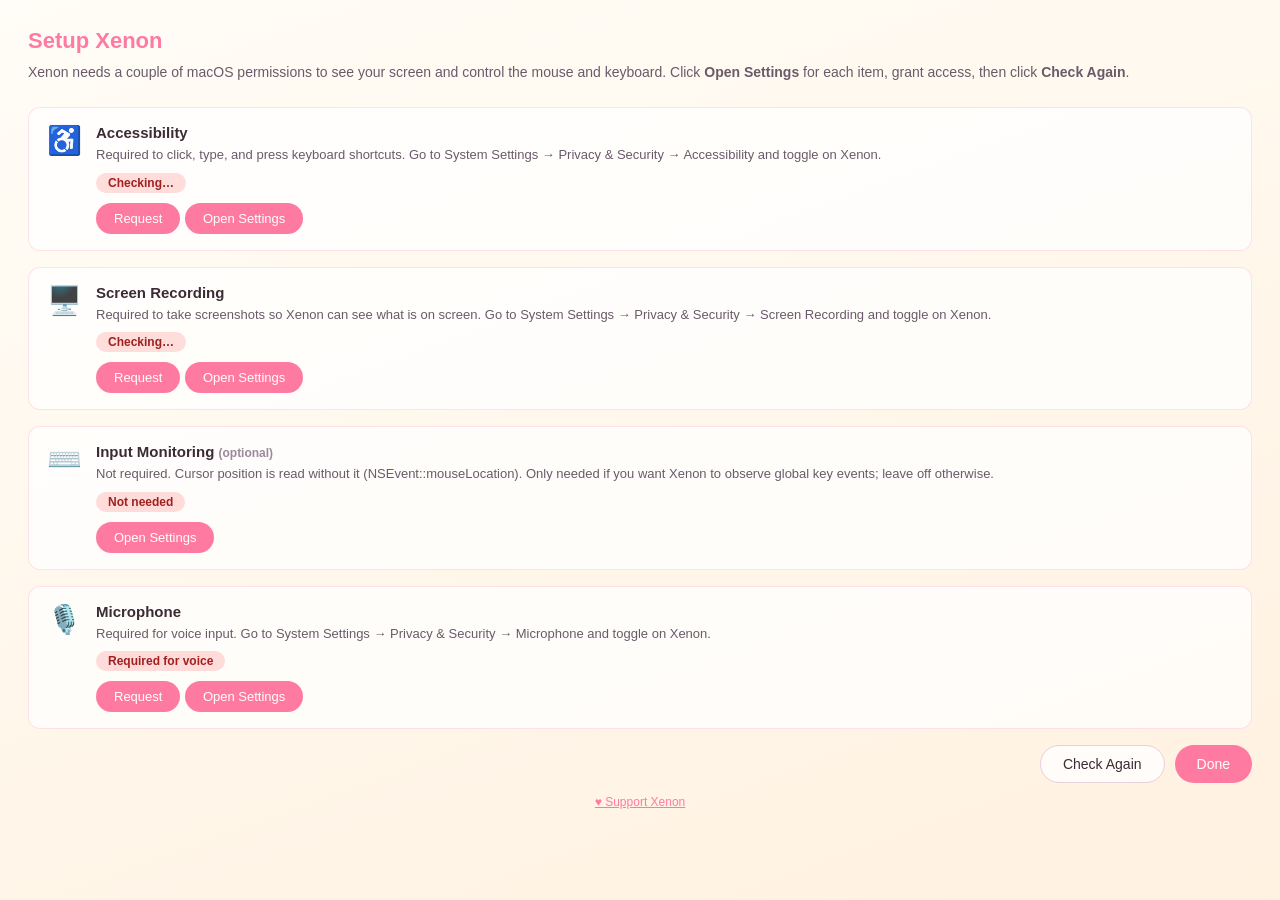
<file: src/onboarding.html>
<!DOCTYPE html>
<html lang="en">
<head>
    <meta charset="UTF-8">
    <meta name="viewport" content="width=device-width, initial-scale=1.0">
    <title>Xenon — Permission Setup</title>
    <style>
        * { margin: 0; padding: 0; box-sizing: border-box; }
        body {
            font-family: -apple-system, BlinkMacSystemFont, "Segoe UI", sans-serif;
            background: linear-gradient(160deg, #fffdf7 0%, #fff1e0 100%);
            color: #3a2b34;
            padding: 28px;
            min-height: 100vh;
        }
        h1 { font-size: 22px; margin-bottom: 8px; color: #ff7aa1; }
        .subtitle { font-size: 14px; color: #6a5a6a; margin-bottom: 24px; line-height: 1.5; }
        .permission-card {
            display: flex;
            align-items: flex-start;
            gap: 14px;
            padding: 16px 18px;
            margin-bottom: 16px;
            background: rgba(255,255,255,0.75);
            border-radius: 12px;
            border: 1px solid rgba(255,170,190,0.35);
        }
        .icon { font-size: 28px; flex-shrink: 0; }
        .permission-body { flex: 1; }
        .permission-title { font-size: 15px; font-weight: 600; margin-bottom: 4px; }
        .permission-desc { font-size: 13px; color: #6a5a6a; line-height: 1.5; }
        .status-badge {
            display: inline-block;
            margin-top: 8px;
            padding: 3px 12px;
            border-radius: 999px;
            font-size: 12px;
            font-weight: 600;
        }
        .status-ok { background: rgba(120, 200, 120, 0.25); color: #2a7a2a; }
        .status-missing { background: rgba(255, 120, 120, 0.25); color: #a02020; }
        .open-settings-btn {
            margin-top: 10px;
            padding: 8px 18px;
            border: none;
            border-radius: 999px;
            background: #ff7aa1;
            color: #fff;
            font-size: 13px;
            cursor: pointer;
            font-family: inherit;
        }
        .open-settings-btn:hover { background: #ff5a85; }
        .actions {
            display: flex;
            justify-content: flex-end;
            gap: 10px;
            margin-top: 8px;
        }
        .btn {
            padding: 10px 22px;
            border: none;
            border-radius: 999px;
            font-size: 14px;
            cursor: pointer;
            font-family: inherit;
            transition: all 0.2s;
        }
        .btn-primary { background: #ff7aa1; color: #fff; }
        .btn-primary:hover { background: #ff5a85; }
        .btn-secondary { background: rgba(255,255,255,0.8); color: #3a2b34; border: 1px solid #e7d1da; }
        .btn-secondary:hover { background: rgba(255,255,255,1); }
    </style>
</head>
<body>
    <div>
        <h1>Setup Xenon</h1>
        <p class="subtitle">Xenon needs a couple of macOS permissions to see your screen and control the mouse and keyboard. Click <strong>Open Settings</strong> for each item, grant access, then click <strong>Check Again</strong>.</p>

        <div class="permission-card">
            <div class="icon">♿</div>
            <div class="permission-body">
                <div class="permission-title">Accessibility</div>
                <div class="permission-desc">Required to click, type, and press keyboard shortcuts. Go to System Settings → Privacy &amp; Security → Accessibility and toggle on Xenon.</div>
                <span id="status-accessibility" class="status-badge status-missing">Checking…</span><br>
                <button class="open-settings-btn" id="request-accessibility" onclick="requestPermission('accessibility')">Request</button>
                <button class="open-settings-btn" onclick="openSettings('accessibility')">Open Settings</button>
            </div>
        </div>

        <div class="permission-card">
            <div class="icon">🖥️</div>
            <div class="permission-body">
                <div class="permission-title">Screen Recording</div>
                <div class="permission-desc">Required to take screenshots so Xenon can see what is on screen. Go to System Settings → Privacy &amp; Security → Screen Recording and toggle on Xenon.</div>
                <span id="status-screen" class="status-badge status-missing">Checking…</span><br>
                <button class="open-settings-btn" id="request-screen" onclick="requestPermission('screen')">Request</button>
                <button class="open-settings-btn" onclick="openSettings('screen')">Open Settings</button>
            </div>
        </div>

        <div class="permission-card">
            <div class="icon">⌨️</div>
            <div class="permission-body">
                <div class="permission-title">Input Monitoring <span style="font-size:12px;color:#9a8a9a;">(optional)</span></div>
                <div class="permission-desc">Not required. Cursor position is read without it (NSEvent::mouseLocation). Only needed if you want Xenon to observe global key events; leave off otherwise.</div>
                <span id="status-input" class="status-badge status-missing">Not needed</span><br>
                <button class="open-settings-btn" onclick="openSettings('input')">Open Settings</button>
            </div>
        </div>

        <div class="permission-card">
            <div class="icon">🎙️</div>
            <div class="permission-body">
                <div class="permission-title">Microphone</div>
                <div class="permission-desc">Required for voice input. Go to System Settings → Privacy &amp; Security → Microphone and toggle on Xenon.</div>
                <span id="status-microphone" class="status-badge status-missing">Required for voice</span><br>
                <button class="open-settings-btn" id="request-microphone" onclick="requestPermission('microphone')">Request</button>
                <button class="open-settings-btn" onclick="openSettings('microphone')">Open Settings</button>
            </div>
        </div>

        <div class="actions">
            <button class="btn btn-secondary" onclick="checkAgain()">Check Again</button>
            <button class="btn btn-primary" id="done-btn" onclick="closeOnboarding()">Done</button>
        </div>
        <div style="text-align:center;margin-top:12px;font-size:12px;">
            <a href="#" onclick="event.preventDefault(); invoke('open_support_link', {kind:'sponsors'}).catch(()=>{}); return false;" style="color:#ff7aa1;">♥ Support Xenon</a>
        </div>
    </div>

    <script>
        const { invoke } = window.__TAURI__.core;

        function setStatus(id, entry, okText, missingText) {
            const el = document.getElementById(id);
            const granted = entry ? entry.granted : false;
            if (granted) {
                el.textContent = okText;
                el.className = 'status-badge status-ok';
            } else {
                const state = entry && entry.state ? entry.state : 'not-granted';
                el.textContent = missingText.replace('{state}', state);
                el.className = 'status-badge status-missing';
            }
        }

        let allGranted = false;

        async function checkPermissions() {
            try {
                const perms = await invoke('get_permissions');
                setStatus('status-accessibility', perms.accessibility, '✓ Granted', '✗ Not granted');
                setStatus('status-screen', perms.screenRecording, '✓ Granted', '✗ Not granted');
                // Input Monitoring is optional / not needed; show a static label.
                (function () {
                    const el = document.getElementById('status-input');
                    if (el) { el.textContent = 'Not needed'; el.className = 'status-badge status-ok'; }
                })();
                setStatus('status-microphone', perms.microphone, '✓ Granted', '✗ {state}');

                allGranted = perms.accessibility.granted && perms.screenRecording.granted && perms.microphone.granted;
                if (allGranted) {
                    document.getElementById('done-btn').textContent = 'All set ✓';
                    setTimeout(closeOnboarding, 1200);
                }
            } catch (e) {
                console.error('get_permissions failed:', e);
            }
        }

        async function openSettings(area) {
            try {
                await invoke('open_permission_settings', { area });
            } catch (e) {
                console.error('open_permission_settings failed:', e);
            }
        }

        // Request the permission in-app where the OS allows it (mic, screen, input),
        // then re-read the real status. Accessibility only opens Settings.
        async function requestPermission(area) {
            const btn = document.getElementById('request-' + area);
            if (btn) { btn.disabled = true; btn.textContent = 'Requesting…'; }
            try {
                await invoke('request_permission', { area });
            } catch (e) {
                console.error('request_permission failed:', e);
            }
            await checkPermissions();
            if (btn) { btn.disabled = false; btn.textContent = 'Request'; }
        }

        function checkAgain() {
            checkPermissions();
        }

        function closeOnboarding() {
            // Dismiss for this version, then close.
            invoke('dismiss_onboarding').catch(() => {});
            const win = window.__TAURI__?.window?.getCurrentWindow?.();
            if (win) { win.close(); }
        }

        // Re-check on window focus (user returns from System Settings).
        window.addEventListener('focus', checkPermissions);

        // Re-check every 2 s while open.
        setInterval(checkPermissions, 2000);

        checkPermissions();
    </script>
</body>
</html>
</file>
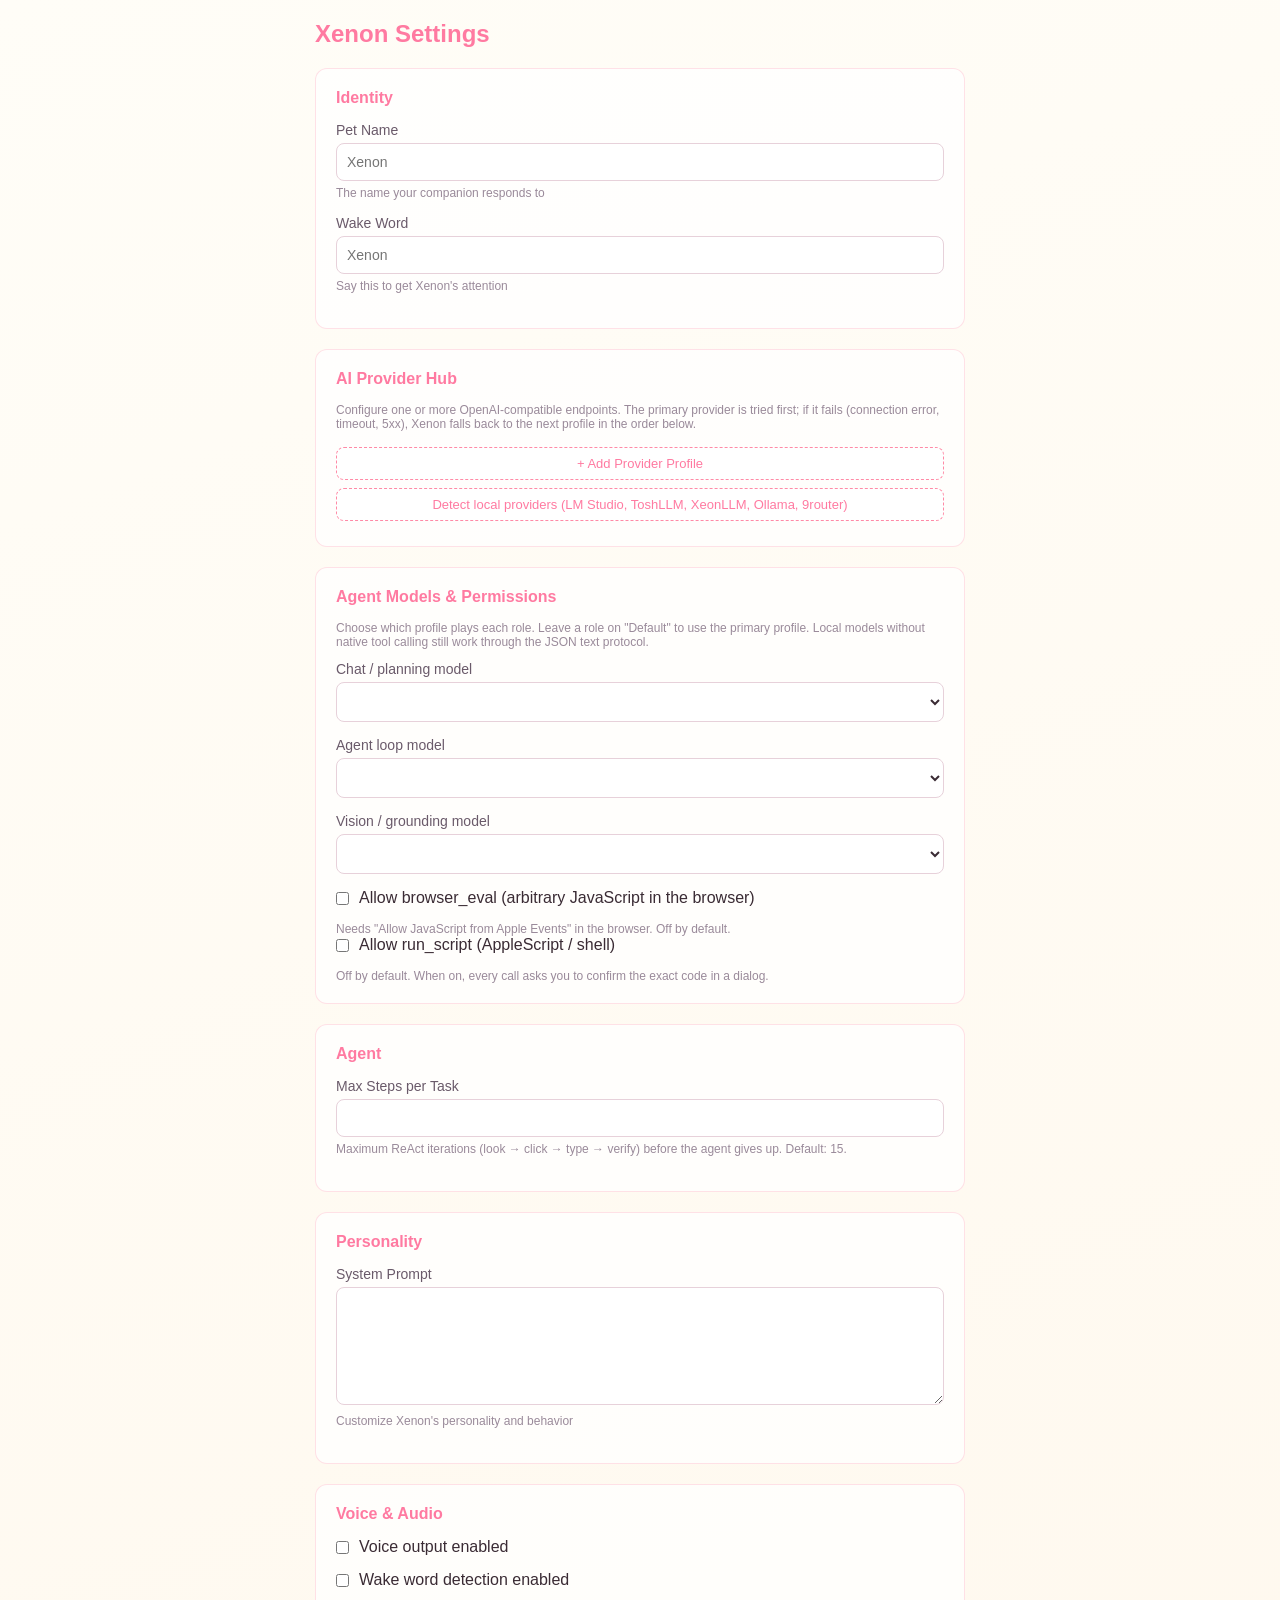
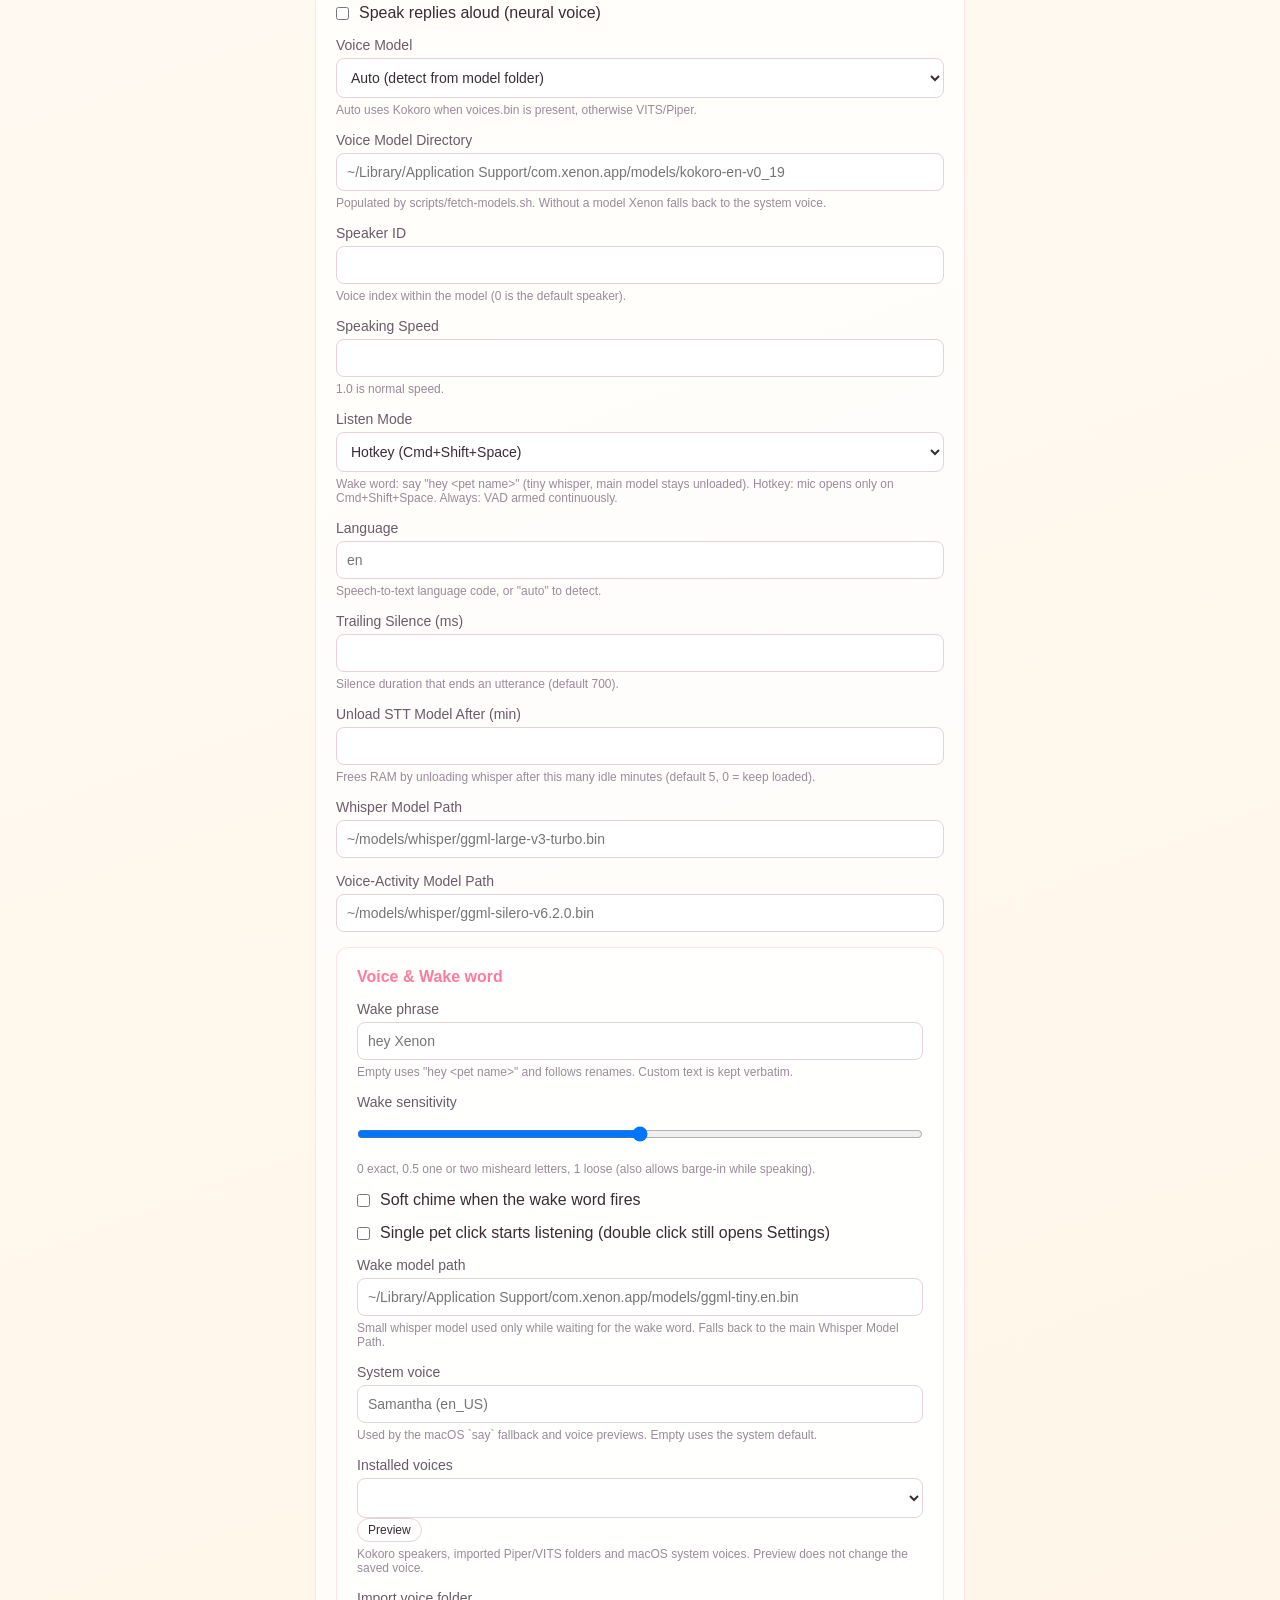
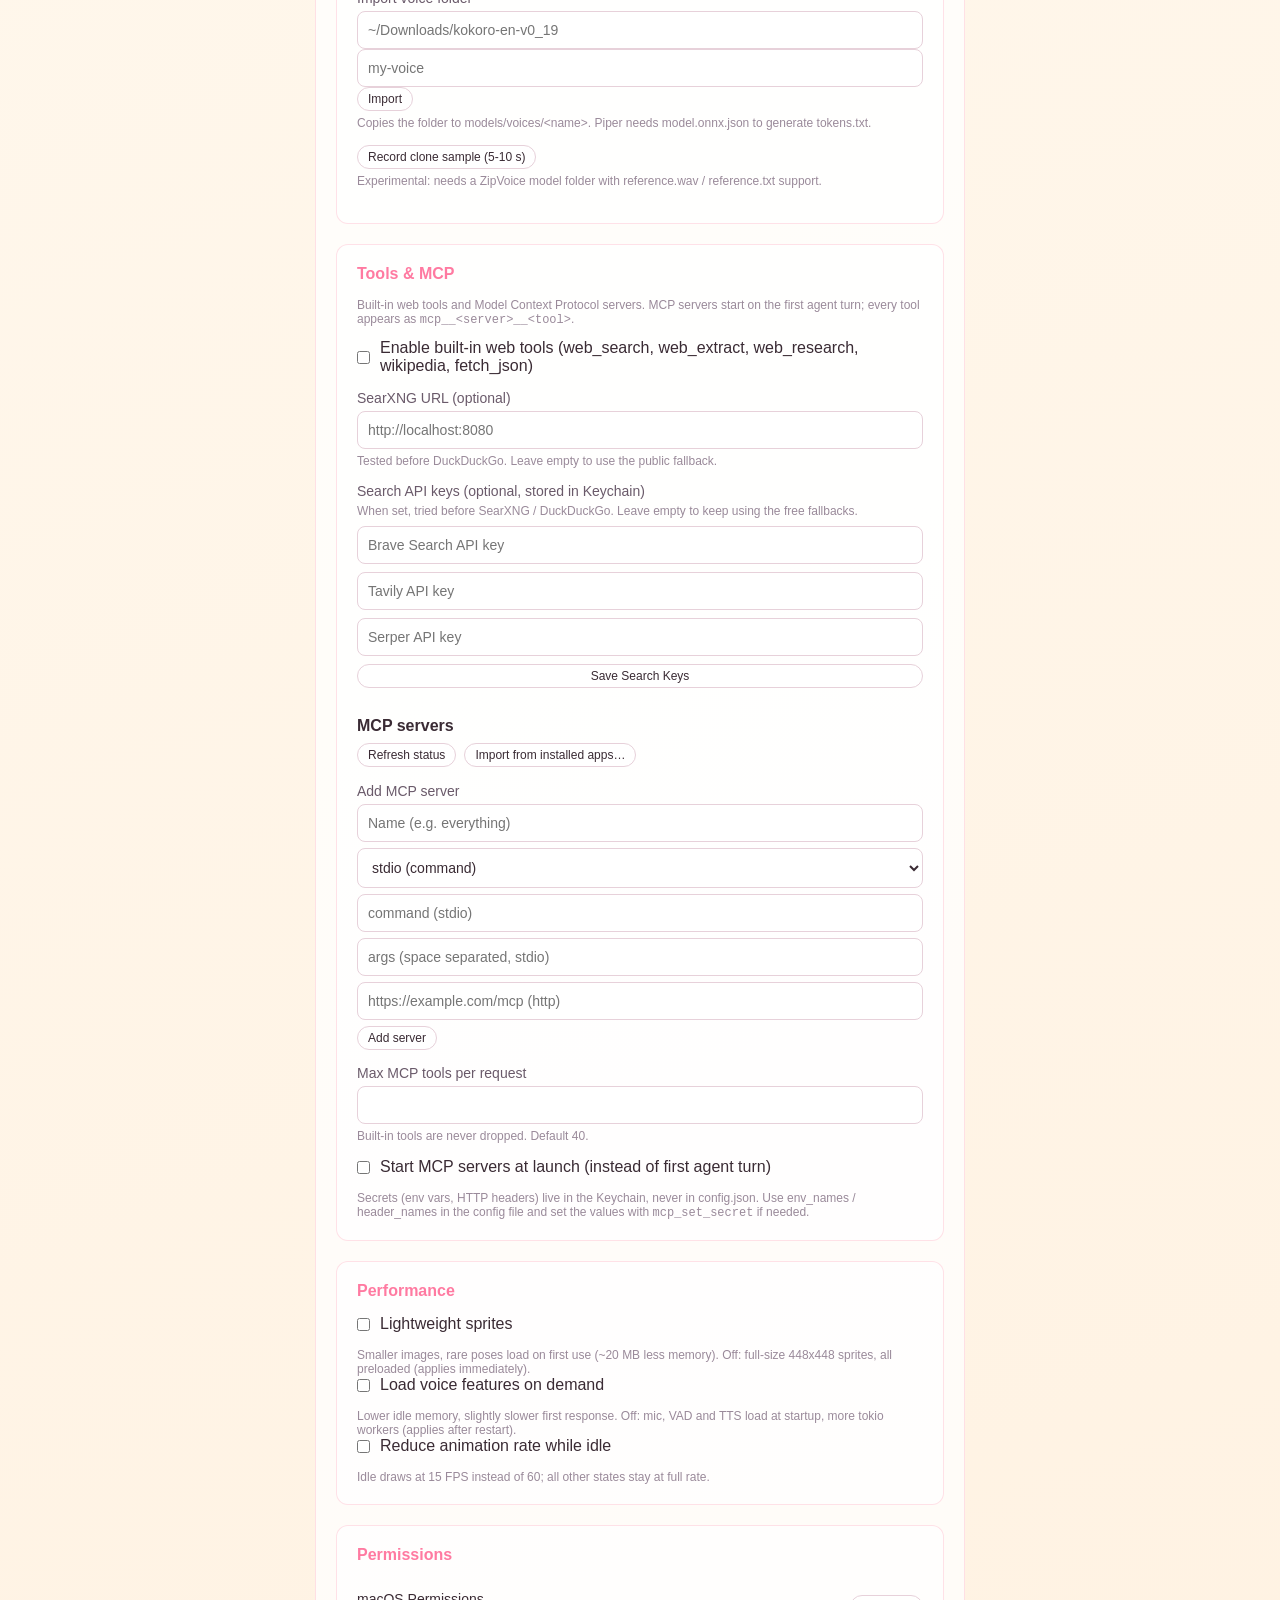
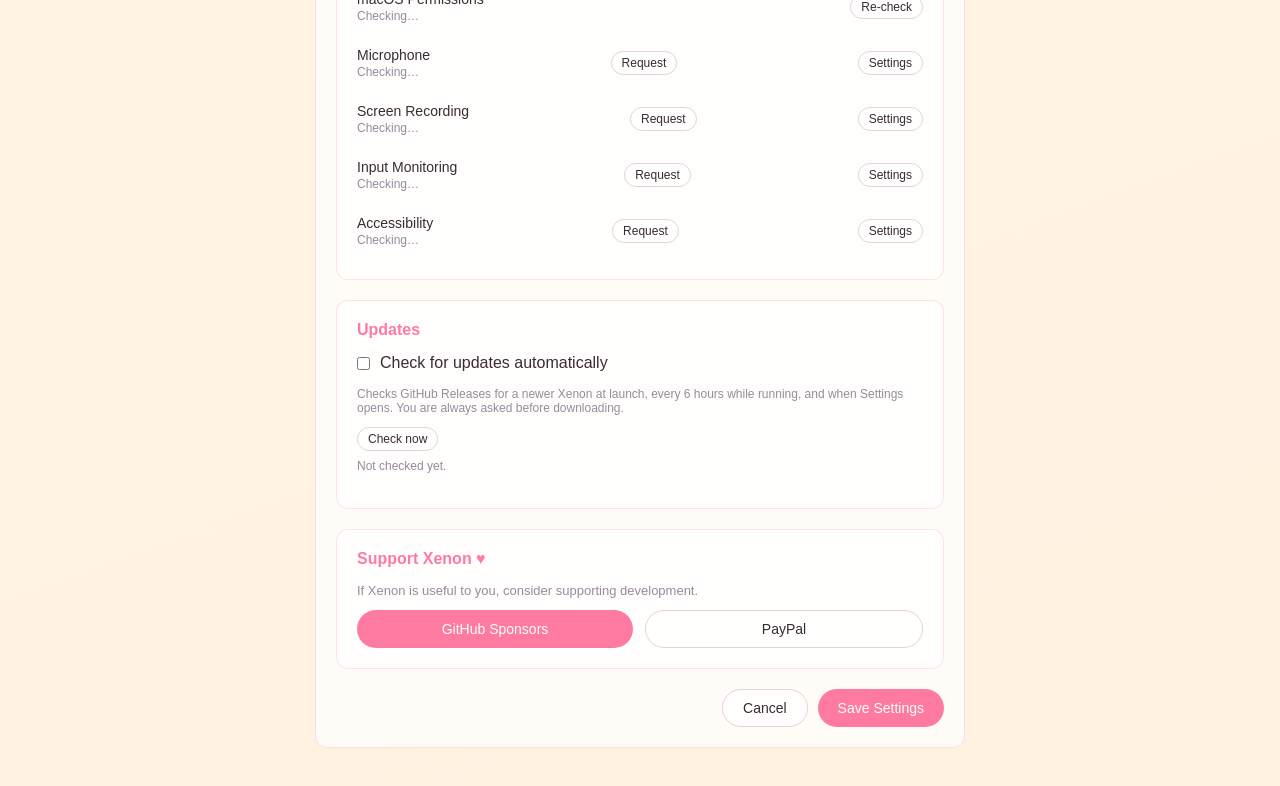
<file: src/settings.html>
<!DOCTYPE html>
<html lang="en">
<head>
    <meta charset="UTF-8">
    <meta name="viewport" content="width=device-width, initial-scale=1.0">
    <title>Xenon Settings</title>
    <style>
        * {
            margin: 0;
            padding: 0;
            box-sizing: border-box;
        }

        body {
            font-family: -apple-system, BlinkMacSystemFont, "Segoe UI", sans-serif;
            background: linear-gradient(160deg, #fffdf7 0%, #fff1e0 100%);
            color: #3a2b34;
            padding: 20px;
            min-height: 100vh;
        }

        .container {
            max-width: 650px;
            margin: 0 auto;
        }

        h1 {
            font-size: 24px;
            margin-bottom: 20px;
            color: #ff7aa1;
        }

        .section {
            background: rgba(255, 255, 255, 0.75);
            border-radius: 12px;
            padding: 20px;
            margin-bottom: 20px;
            border: 1px solid rgba(255, 170, 190, 0.35);
        }

        .section h2 {
            font-size: 16px;
            margin-bottom: 15px;
            color: #ff7aa1;
        }

        .field {
            margin-bottom: 15px;
        }

        .field label {
            display: block;
            margin-bottom: 5px;
            font-size: 14px;
            color: #6a5a6a;
        }

        .field input,
        .field textarea,
        .field select {
            width: 100%;
            padding: 10px;
            background: #ffffff;
            border: 1px solid #e7d1da;
            border-radius: 8px;
            color: #3a2b34;
            font-size: 14px;
            font-family: inherit;
        }

        .field textarea {
            min-height: 100px;
            resize: vertical;
        }

        .field input:focus,
        .field textarea:focus,
        .field select:focus {
            outline: none;
            border-color: #ff8aa6;
        }

        .checkbox-field {
            display: flex;
            align-items: center;
            margin-bottom: 15px;
        }

        .checkbox-field input[type="checkbox"] {
            width: auto;
            margin-right: 10px;
        }

        .checkbox-field label {
            margin-bottom: 0;
        }

        .button-group {
            display: flex;
            gap: 10px;
            justify-content: flex-end;
        }

        button {
            padding: 10px 20px;
            border: none;
            border-radius: 999px;
            font-size: 14px;
            cursor: pointer;
            font-family: inherit;
            transition: all 0.2s;
            min-height: 32px;
        }

        button.primary {
            background: #ff7aa1;
            color: #ffffff;
        }

        button.primary:hover {
            background: #ff5a85;
        }

        button.secondary {
            background: rgba(255, 255, 255, 0.8);
            color: #3a2b34;
            border: 1px solid #e7d1da;
        }

        button.secondary:hover {
            background: rgba(255, 255, 255, 1);
        }

        .hint {
            font-size: 12px;
            color: #9a8a9a;
            margin-top: 5px;
        }

        /* Provider profile cards */
        .profile-card {
            background: rgba(255, 245, 250, 0.9);
            border-radius: 10px;
            padding: 16px;
            margin-bottom: 12px;
            border: 1px solid rgba(255, 170, 190, 0.4);
        }
        .profile-card .field { margin-bottom: 10px; }
        .profile-card .field label { font-size: 13px; }
        .profile-card .field input { padding: 8px; font-size: 13px; }
        .profile-header {
            display: flex;
            align-items: center;
            justify-content: space-between;
            margin-bottom: 12px;
        }
        .profile-header h3 { font-size: 14px; color: #6a5a6a; }
        .profile-actions { display: flex; gap: 6px; }
        .profile-actions button { padding: 4px 10px; font-size: 12px; min-height: 24px; }
        .btn-sm { padding: 4px 10px; font-size: 12px; min-height: 24px; }

        .add-profile-btn {
            padding: 8px 16px;
            font-size: 13px;
            background: rgba(255, 255, 255, 0.8);
            border: 1px dashed #ff8aa6;
            color: #ff7aa1;
            border-radius: 8px;
            cursor: pointer;
            font-family: inherit;
            width: 100%;
            margin-top: 4px;
        }
        .add-profile-btn:hover { background: rgba(255, 240, 245, 0.9); }

        .profile-row {
            display: flex;
            align-items: center;
            gap: 8px;
            margin-bottom: 6px;
            font-size: 13px;
        }
        .profile-row .order-btn { cursor: pointer; font-size: 16px; opacity: 0.5; }
        .profile-row .order-btn:hover { opacity: 1; }

        .perm-section {
            display: flex;
            align-items: center;
            justify-content: space-between;
            padding: 12px 0;
        }
        .perm-section .perm-label { font-size: 14px; color: #3a2b34; }
        .perm-section .perm-desc { font-size: 12px; color: #9a8a9a; margin-top: 2px; }
        .update-row { display: flex; gap: 8px; flex-wrap: wrap; }
    </style>
</head>
<body>
    <div class="container">
        <h1>Xenon Settings</h1>

        <div class="section">
            <h2>Identity</h2>
            <div class="field">
                <label for="pet_name">Pet Name</label>
                <input type="text" id="pet_name" placeholder="Xenon">
                <div class="hint">The name your companion responds to</div>
            </div>
            <div class="field">
                <label for="wake_word">Wake Word</label>
                <input type="text" id="wake_word" placeholder="Xenon">
                <div class="hint">Say this to get Xenon's attention</div>
            </div>
        </div>

        <div class="section">
            <h2>AI Provider Hub</h2>
            <div class="hint" style="margin-bottom:12px;">Configure one or more OpenAI-compatible endpoints. The primary provider is tried first; if it fails (connection error, timeout, 5xx), Xenon falls back to the next profile in the order below.</div>

            <div id="profiles-list"></div>
            <button class="add-profile-btn" id="add-profile">+ Add Provider Profile</button>
            <button class="add-profile-btn" id="detect-local" style="margin-top:8px;">Detect local providers (LM Studio, ToshLLM, XeonLLM, Ollama, 9router)</button>
            <div class="hint" id="detect-status"></div>
        </div>

        <div class="section">
            <h2>Agent Models &amp; Permissions</h2>
            <div class="hint" style="margin-bottom:12px;">Choose which profile plays each role. Leave a role on "Default" to use the primary profile. Local models without native tool calling still work through the JSON text protocol.</div>
            <div class="field">
                <label for="role_chat">Chat / planning model</label>
                <select id="role_chat"></select>
            </div>
            <div class="field">
                <label for="role_agent">Agent loop model</label>
                <select id="role_agent"></select>
            </div>
            <div class="field">
                <label for="role_vision">Vision / grounding model</label>
                <select id="role_vision"></select>
            </div>
            <div class="checkbox-field">
                <input type="checkbox" id="browser_eval_enabled">
                <label for="browser_eval_enabled">Allow browser_eval (arbitrary JavaScript in the browser)</label>
            </div>
            <div class="hint">Needs "Allow JavaScript from Apple Events" in the browser. Off by default.</div>
            <div class="checkbox-field">
                <input type="checkbox" id="allow_scripts">
                <label for="allow_scripts">Allow run_script (AppleScript / shell)</label>
            </div>
            <div class="hint">Off by default. When on, every call asks you to confirm the exact code in a dialog.</div>
        </div>

        <div class="section">
            <h2>Agent</h2>
            <div class="field">
                <label for="max_steps">Max Steps per Task</label>
                <input type="number" id="max_steps" min="1" max="50" step="1">
                <div class="hint">Maximum ReAct iterations (look → click → type → verify) before the agent gives up. Default: 15.</div>
            </div>
        </div>

        <div class="section">
            <h2>Personality</h2>
            <div class="field">
                <label for="system_prompt">System Prompt</label>
                <textarea id="system_prompt" rows="6"></textarea>
                <div class="hint">Customize Xenon's personality and behavior</div>
            </div>
        </div>

        <div class="section">
            <h2>Voice &amp; Audio</h2>
            <div class="checkbox-field">
                <input type="checkbox" id="voice_enabled">
                <label for="voice_enabled">Voice output enabled</label>
            </div>
            <div class="checkbox-field">
                <input type="checkbox" id="wake_word_enabled">
                <label for="wake_word_enabled">Wake word detection enabled</label>
            </div>
            <div class="checkbox-field">
                <input type="checkbox" id="tts_enabled">
                <label for="tts_enabled">Speak replies aloud (neural voice)</label>
            </div>
            <div class="field">
                <label for="tts_kind">Voice Model</label>
                <select id="tts_kind">
                    <option value="">Auto (detect from model folder)</option>
                    <option value="kokoro">Kokoro</option>
                    <option value="vits">VITS / Piper</option>
                    <option value="zipvoice">ZipVoice (experimental cloning)</option>
                </select>
                <div class="hint">Auto uses Kokoro when voices.bin is present, otherwise VITS/Piper.</div>
            </div>
            <div class="field">
                <label for="tts_model_dir">Voice Model Directory</label>
                <input type="text" id="tts_model_dir" placeholder="~/Library/Application Support/com.xenon.app/models/kokoro-en-v0_19">
                <div class="hint">Populated by scripts/fetch-models.sh. Without a model Xenon falls back to the system voice.</div>
            </div>
            <div class="field">
                <label for="tts_speaker_id">Speaker ID</label>
                <input type="number" id="tts_speaker_id" min="0" max="512" step="1">
                <div class="hint">Voice index within the model (0 is the default speaker).</div>
            </div>
            <div class="field">
                <label for="tts_speed">Speaking Speed</label>
                <input type="number" id="tts_speed" min="0.5" max="2.0" step="0.1">
                <div class="hint">1.0 is normal speed.</div>
            </div>
            <div class="field">
                <label for="listen_mode">Listen Mode</label>
                <select id="listen_mode">
                    <option value="hotkey">Hotkey (Cmd+Shift+Space)</option>
                    <option value="wake_word">Wake word</option>
                    <option value="always">Always listening</option>
                </select>
                <div class="hint">Wake word: say "hey &lt;pet name&gt;" (tiny whisper, main model stays unloaded). Hotkey: mic opens only on Cmd+Shift+Space. Always: VAD armed continuously.</div>
            </div>
            <div class="field">
                <label for="language">Language</label>
                <input type="text" id="language" placeholder="en">
                <div class="hint">Speech-to-text language code, or "auto" to detect.</div>
            </div>
            <div class="field">
                <label for="silence_ms">Trailing Silence (ms)</label>
                <input type="number" id="silence_ms" min="100" max="2000" step="50">
                <div class="hint">Silence duration that ends an utterance (default 700).</div>
            </div>
            <div class="field">
                <label for="stt_unload_minutes">Unload STT Model After (min)</label>
                <input type="number" id="stt_unload_minutes" min="0" max="120" step="1">
                <div class="hint">Frees RAM by unloading whisper after this many idle minutes (default 5, 0 = keep loaded).</div>
            </div>
            <div class="field">
                <label for="whisper_model_path">Whisper Model Path</label>
                <input type="text" id="whisper_model_path" placeholder="~/models/whisper/ggml-large-v3-turbo.bin">
            </div>
            <div class="field">
                <label for="vad_model_path">Voice-Activity Model Path</label>
                <input type="text" id="vad_model_path" placeholder="~/models/whisper/ggml-silero-v6.2.0.bin">
            </div>
        <div class="section">
            <h2>Voice &amp; Wake word</h2>
            <div class="field">
                <label for="wake_phrase">Wake phrase</label>
                <input type="text" id="wake_phrase" placeholder="hey Xenon">
                <div class="hint">Empty uses "hey &lt;pet name&gt;" and follows renames. Custom text is kept verbatim.</div>
            </div>
            <div class="field">
                <label for="wake_sensitivity">Wake sensitivity</label>
                <input type="range" id="wake_sensitivity" min="0" max="1" step="0.05" value="0.5">
                <div class="hint">0 exact, 0.5 one or two misheard letters, 1 loose (also allows barge-in while speaking).</div>
            </div>
            <div class="checkbox-field">
                <input type="checkbox" id="wake_chime">
                <label for="wake_chime">Soft chime when the wake word fires</label>
            </div>
            <div class="checkbox-field">
                <input type="checkbox" id="click_to_talk">
                <label for="click_to_talk">Single pet click starts listening (double click still opens Settings)</label>
            </div>
            <div class="field">
                <label for="wake_model_path">Wake model path</label>
                <input type="text" id="wake_model_path" placeholder="~/Library/Application Support/com.xenon.app/models/ggml-tiny.en.bin">
                <div class="hint">Small whisper model used only while waiting for the wake word. Falls back to the main Whisper Model Path.</div>
            </div>
            <div class="field">
                <label for="system_voice">System voice</label>
                <input type="text" id="system_voice" placeholder="Samantha (en_US)">
                <div class="hint">Used by the macOS `say` fallback and voice previews. Empty uses the system default.</div>
            </div>
            <div class="field">
                <label for="voice_picker">Installed voices</label>
                <select id="voice_picker"></select>
                <button class="secondary btn-sm" id="preview-voice">Preview</button>
                <div class="hint">Kokoro speakers, imported Piper/VITS folders and macOS system voices. Preview does not change the saved voice.</div>
            </div>
            <div class="field">
                <label for="import_voice_path">Import voice folder</label>
                <input type="text" id="import_voice_path" placeholder="~/Downloads/kokoro-en-v0_19">
                <input type="text" id="import_voice_name" placeholder="my-voice">
                <button class="secondary btn-sm" id="import-voice">Import</button>
                <div class="hint">Copies the folder to models/voices/&lt;name&gt;. Piper needs model.onnx.json to generate tokens.txt.</div>
            </div>
            <div class="field">
                <button class="secondary btn-sm" id="record-clone">Record clone sample (5-10 s)</button>
                <div class="hint" id="clone-status">Experimental: needs a ZipVoice model folder with reference.wav / reference.txt support.</div>
            </div>
        </div>

        <div class="section" id="tools-mcp-section">
            <h2>Tools &amp; MCP</h2>
            <div class="hint" style="margin-bottom:12px;">Built-in web tools and Model Context Protocol servers. MCP servers start on the first agent turn; every tool appears as <code>mcp__&lt;server&gt;__&lt;tool&gt;</code>.</div>

            <div class="checkbox-field">
                <input type="checkbox" id="web_tools_enabled">
                <label for="web_tools_enabled">Enable built-in web tools (web_search, web_extract, web_research, wikipedia, fetch_json)</label>
            </div>

            <div class="field">
                <label for="searxng_url">SearXNG URL (optional)</label>
                <input type="text" id="searxng_url" placeholder="http://localhost:8080">
                <div class="hint">Tested before DuckDuckGo. Leave empty to use the public fallback.</div>
            </div>

            <div class="field">
                <label>Search API keys (optional, stored in Keychain)</label>
                <div class="hint">When set, tried before SearXNG / DuckDuckGo. Leave empty to keep using the free fallbacks.</div>
                <div style="display:grid;gap:8px;margin-top:8px;">
                    <input type="password" id="brave_key_input" placeholder="Brave Search API key">
                    <input type="password" id="tavily_key_input" placeholder="Tavily API key">
                    <input type="password" id="serper_key_input" placeholder="Serper API key">
                    <button class="secondary btn-sm" id="save-search-keys">Save Search Keys</button>
                    <div class="hint" id="search-keys-status"></div>
                </div>
            </div>

            <div style="margin:16px 0 8px;font-weight:600;">MCP servers</div>
            <div id="mcp-list"></div>
            <div style="display:flex;gap:8px;margin-top:8px;flex-wrap:wrap;">
                <button class="secondary btn-sm" id="mcp-refresh">Refresh status</button>
                <button class="secondary btn-sm" id="mcp-import-toggle">Import from installed apps…</button>
            </div>
            <div id="mcp-import-panel" style="display:none;margin-top:12px;padding:12px;background:rgba(255,245,250,0.9);border-radius:8px;border:1px solid rgba(255,170,190,0.4);">
                <div id="mcp-import-list"></div>
                <button class="primary btn-sm" id="mcp-import-apply" style="margin-top:8px;">Import selected</button>
            </div>

            <div class="field" style="margin-top:16px;">
                <label>Add MCP server</label>
                <input type="text" id="mcp-new-name" placeholder="Name (e.g. everything)" style="margin-bottom:6px;">
                <select id="mcp-new-transport" style="margin-bottom:6px;">
                    <option value="stdio">stdio (command)</option>
                    <option value="http">Streamable HTTP (url)</option>
                </select>
                <input type="text" id="mcp-new-command" placeholder="command (stdio)" style="margin-bottom:6px;">
                <input type="text" id="mcp-new-args" placeholder="args (space separated, stdio)" style="margin-bottom:6px;">
                <input type="text" id="mcp-new-url" placeholder="https://example.com/mcp (http)" style="margin-bottom:6px;">
                <button class="secondary btn-sm" id="mcp-add">Add server</button>
                <div class="hint" id="mcp-add-status"></div>
            </div>
            <div class="field">
                <label for="max_mcp_tools">Max MCP tools per request</label>
                <input type="number" id="max_mcp_tools" min="1" max="200" step="1">
                <div class="hint">Built-in tools are never dropped. Default 40.</div>
            </div>
            <div class="checkbox-field">
                <input type="checkbox" id="mcp_start_at_launch">
                <label for="mcp_start_at_launch">Start MCP servers at launch (instead of first agent turn)</label>
            </div>
            <div class="hint">Secrets (env vars, HTTP headers) live in the Keychain, never in config.json. Use env_names / header_names in the config file and set the values with <code>mcp_set_secret</code> if needed.</div>
        </div>

        <div class="section">
            <h2>Performance</h2>
            <div class="checkbox-field">
                <input type="checkbox" id="light_sprites">
                <label for="light_sprites">Lightweight sprites</label>
            </div>
            <div class="hint">Smaller images, rare poses load on first use (~20 MB less memory). Off: full-size 448x448 sprites, all preloaded (applies immediately).</div>
            <div class="checkbox-field">
                <input type="checkbox" id="lazy_audio">
                <label for="lazy_audio">Load voice features on demand</label>
            </div>
            <div class="hint">Lower idle memory, slightly slower first response. Off: mic, VAD and TTS load at startup, more tokio workers (applies after restart).</div>
            <div class="checkbox-field">
                <input type="checkbox" id="idle_power_saver">
                <label for="idle_power_saver">Reduce animation rate while idle</label>
            </div>
            <div class="hint">Idle draws at 15 FPS instead of 60; all other states stay at full rate.</div>
        </div>

        <div class="section">
            <h2>Permissions</h2>
            <div class="perm-section">
                <div>
                    <div class="perm-label">macOS Permissions</div>
                    <div class="perm-desc" id="perm-summary">Checking…</div>
                </div>
                <button class="secondary btn-sm" id="open-permissions">Re-check</button>
            </div>
            <div class="perm-section">
                <div>
                    <div class="perm-label">Microphone</div>
                    <div class="perm-desc" id="perm-mic">Checking…</div>
                </div>
                <button class="secondary btn-sm" id="req-mic">Request</button>
                <button class="secondary btn-sm" id="open-mic">Settings</button>
            </div>
            <div class="perm-section">
                <div>
                    <div class="perm-label">Screen Recording</div>
                    <div class="perm-desc" id="perm-screen">Checking…</div>
                </div>
                <button class="secondary btn-sm" id="req-screen">Request</button>
                <button class="secondary btn-sm" id="open-screen">Settings</button>
            </div>
            <div class="perm-section">
                <div>
                    <div class="perm-label">Input Monitoring</div>
                    <div class="perm-desc" id="perm-input">Checking…</div>
                </div>
                <button class="secondary btn-sm" id="req-input">Request</button>
                <button class="secondary btn-sm" id="open-input">Settings</button>
            </div>
            <div class="perm-section">
                <div>
                    <div class="perm-label">Accessibility</div>
                    <div class="perm-desc" id="perm-ax">Checking…</div>
                </div>
                <button class="secondary btn-sm" id="req-ax">Request</button>
                <button class="secondary btn-sm" id="open-ax">Settings</button>
            </div>
        </div>

        <div class="section">
            <h2>Updates</h2>
            <div class="checkbox-field">
                <input type="checkbox" id="auto_check_updates">
                <label for="auto_check_updates">Check for updates automatically</label>
            </div>
            <div class="hint">Checks GitHub Releases for a newer Xenon at launch, every 6 hours while running, and when Settings opens. You are always asked before downloading.</div>
            <div class="field" style="margin-top:12px;">
                <div class="update-row">
                    <button class="secondary btn-sm" id="check-update">Check now</button>
                    <button class="primary btn-sm" id="install-update" style="display:none;">Install & Restart</button>
                    <button class="secondary btn-sm" id="skip-update" style="display:none;">Skip this version</button>
                </div>
                <div class="hint" id="update-status" style="margin-top:8px;">Not checked yet.</div>
            </div>
        </div>

        <div class="section">
            <h2>Support Xenon ♥</h2>
            <p style="font-size:13px;color:#9a8a9a;margin-bottom:12px;">If Xenon is useful to you, consider supporting development.</p>
            <div style="display:flex;gap:12px;flex-wrap:wrap;">
                <button class="primary" id="support-github" style="flex:1;min-width:120px;">GitHub Sponsors</button>
                <button class="secondary" id="support-paypal" style="flex:1;min-width:120px;">PayPal</button>
            </div>
            <div id="support-binance" style="display:none;margin-top:12px;padding:12px;background:rgba(255,245,250,0.9);border-radius:8px;border:1px solid rgba(255,170,190,0.4);">
                <div style="font-size:13px;font-weight:600;margin-bottom:6px;">Binance Pay / USDT</div>
                <div id="support-binance-content"></div>
            </div>
        </div>

        <div class="button-group">
            <div class="hint" id="settings-status" style="margin-bottom:8px; min-height:18px;"></div>
            <button class="secondary" id="cancel">Cancel</button>
            <button class="primary" id="save">Save Settings</button>
        </div>
    </div>

    <script>
        const { invoke } = window.__TAURI__.core;

        let config = {};
        let presets = [];
        // index -> model ids from the last "Load models" call.
        const modelCache = {};

        function showStatus(msg, error = false) {
            const el = document.getElementById('settings-status');
            if (!el) return;
            el.textContent = msg;
            el.style.color = error ? '#ff8a80' : '';
        }

        // ---- Provider Profiles UI --------------------------------------------

        function makeProfileCard(profile, index) {
            const card = document.createElement('div');
            card.className = 'profile-card';

            const header = document.createElement('div');
            header.className = 'profile-header';

            const title = document.createElement('h3');
            title.textContent = profile.name || `Profile ${index + 1}`;
            header.appendChild(title);

            const actions = document.createElement('div');
            actions.className = 'profile-actions';

            const upBtn = document.createElement('button');
            upBtn.className = 'btn-sm secondary';
            upBtn.textContent = '↑';
            upBtn.title = 'Move up in fallback order';
            upBtn.onclick = () => moveProfile(index, -1);
            actions.appendChild(upBtn);

            const downBtn = document.createElement('button');
            downBtn.className = 'btn-sm secondary';
            downBtn.textContent = '↓';
            downBtn.title = 'Move down in fallback order';
            downBtn.onclick = () => moveProfile(index, 1);
            actions.appendChild(downBtn);

            const removeBtn = document.createElement('button');
            removeBtn.className = 'btn-sm secondary';
            removeBtn.textContent = '✕';
            removeBtn.title = 'Remove profile';
            removeBtn.onclick = () => removeProfile(index);
            actions.appendChild(removeBtn);

            header.appendChild(actions);
            card.appendChild(header);

            // Preset picker: fills name + base URL from the preset table.
            const presetField = document.createElement('div');
            presetField.className = 'field';
            const presetLbl = document.createElement('label');
            presetLbl.textContent = 'Preset';
            const presetSel = document.createElement('select');
            const blank = document.createElement('option');
            blank.value = '';
            blank.textContent = 'Custom / keep current';
            presetSel.appendChild(blank);
            for (const p of presets) {
                const opt = document.createElement('option');
                opt.value = p.name;
                opt.textContent = p.local ? `${p.name} (local)` : p.name;
                presetSel.appendChild(opt);
            }
            presetSel.addEventListener('change', (e) => {
                const preset = presets.find((p) => p.name === e.target.value);
                if (!preset) return;
                profile.name = preset.name;
                profile.base_url = preset.base_url;
                profile.supports_tools = profile.supports_tools !== false;
                profile.supports_vision = profile.supports_vision !== false;
                renderProfiles();
            });
            presetField.appendChild(presetLbl);
            presetField.appendChild(presetSel);
            card.appendChild(presetField);

            // Name
            const nameField = makeField('Name', profile.name || '', 'text', (v) => { profile.name = v; });
            card.appendChild(nameField);

            // Base URL
            const urlField = makeField('Base URL', profile.base_url || '', 'text', (v) => { profile.base_url = v; });
            card.appendChild(urlField);

            // API Key
            const keyField = makeField('API Key', profile.api_key || '', 'password', (v) => { profile.api_key = v || null; });
            card.appendChild(keyField);

            // Model with a dropdown fed by /models (free text still allowed).
            card.appendChild(makeModelField('Chat Model', profile.model || '', index, (v) => { profile.model = v; }));

            // Vision Model with the same dropdown.
            card.appendChild(makeModelField('Vision Model', profile.vision_model || '', index, (v) => { profile.vision_model = v; }));

            // Model list + Test buttons.
            const row = document.createElement('div');
            row.className = 'profile-actions';
            row.style.marginTop = '8px';

            const loadBtn = document.createElement('button');
            loadBtn.className = 'btn-sm secondary';
            loadBtn.textContent = 'Load models';
            loadBtn.onclick = () => loadModels(index, profile);
            row.appendChild(loadBtn);

            const testBtn = document.createElement('button');
            testBtn.className = 'btn-sm secondary';
            testBtn.textContent = 'Test';
            testBtn.onclick = () => testProfile(index, profile);
            row.appendChild(testBtn);

            card.appendChild(row);

            const status = document.createElement('div');
            status.className = 'hint';
            status.id = `profile-status-${index}`;
            if (profile.supports_tools === false) status.textContent = 'Tools: off (text protocol)';
            else if (profile.supports_vision === false) status.textContent = 'Vision: off';
            card.appendChild(status);

            return card;
        }

        // Model field: <input> with a <datalist> dropdown. Typing free text is
        // always allowed; "Load models" fills the datalist from /models.
        // 9router combo ids (no "/" in the name) are grouped first under
        // "Combos" so the user can pick them quickly.
        function makeModelField(label, value, index, onChange) {
            const field = document.createElement('div');
            field.className = 'field';

            const lbl = document.createElement('label');
            lbl.textContent = label;

            const listId = `models-${index}-${label.replace(/\s+/g, '-').toLowerCase()}`;
            const input = document.createElement('input');
            input.type = 'text';
            input.value = value;
            input.setAttribute('list', listId);
            input.addEventListener('input', (e) => onChange(e.target.value));

            const datalist = document.createElement('datalist');
            datalist.id = listId;
            const models = modelCache[index] || [];
            const combos = models.filter((m) => !m.includes('/'));
            const others = models.filter((m) => m.includes('/'));
            if (combos.length > 0) {
                const group = document.createElement('optgroup');
                group.label = 'Combos';
                for (const m of combos) {
                    const opt = document.createElement('option');
                    opt.value = m;
                    group.appendChild(opt);
                }
                datalist.appendChild(group);
            }
            if (others.length > 0) {
                const group = document.createElement('optgroup');
                group.label = 'Models';
                for (const m of others) {
                    const opt = document.createElement('option');
                    opt.value = m;
                    group.appendChild(opt);
                }
                datalist.appendChild(group);
            }

            field.appendChild(lbl);
            field.appendChild(input);
            field.appendChild(datalist);
            return field;
        }

        async function loadModels(index, profile) {
            let status = document.getElementById(`profile-status-${index}`);
            if (status) status.textContent = 'Loading models…';
            try {
                const models = await invoke('list_provider_models', {
                    baseUrl: profile.base_url || '',
                    apiKey: profile.api_key || null,
                });
                modelCache[index] = models;
                renderProfiles();
                status = document.getElementById(`profile-status-${index}`);
                if (status) status.textContent = models.length ? `Loaded ${models.length} models.` : 'No models found.';
            } catch (e) {
                status = document.getElementById(`profile-status-${index}`);
                if (status) status.textContent = 'Load failed: ' + e;
            }
        }

        async function testProfile(index, profile) {
            const status = document.getElementById(`profile-status-${index}`);
            if (status) status.textContent = 'Testing…';
            try {
                const result = await invoke('test_provider_profile', { profile });
                // Store the capability flags on the profile.
                profile.supports_tools = result.tools;
                profile.supports_vision = result.vision;
                const bits = [
                    `${result.latency_ms} ms`,
                    result.tools ? 'tools ✓' : 'tools ✗',
                    result.vision ? 'vision ✓' : 'vision ✗',
                ];
                if (result.error) bits.push('error: ' + result.error);
                // Keep the test result visible; flags are persisted on Save.
                if (status) status.textContent = bits.join(' · ');
            } catch (e) {
                if (status) status.textContent = 'Test failed: ' + e;
            }
        }

        function makeField(label, value, type, onChange) {
            const field = document.createElement('div');
            field.className = 'field';

            const lbl = document.createElement('label');
            lbl.textContent = label;

            const input = document.createElement('input');
            input.type = type;
            input.value = value;
            input.addEventListener('input', (e) => onChange(e.target.value));

            field.appendChild(lbl);
            field.appendChild(input);
            return field;
        }

        function renderProfiles() {
            const container = document.getElementById('profiles-list');
            container.innerHTML = '';
            config.providers.forEach((p, i) => {
                container.appendChild(makeProfileCard(p, i));
            });
            renderRoleSelects();
        }

        function addProfile() {
            config.providers.push({
                name: `Profile ${config.providers.length + 1}`,
                base_url: 'http://localhost:11434/v1',
                api_key: null,
                model: 'llama3.2',
                vision_model: 'llava',
                supports_tools: true,
                // Vision starts off until a hub test proves the model accepts images.
                supports_vision: false,
            });
            renderProfiles();
        }

        function removeProfile(index) {
            if (config.providers.length <= 1) {
                showStatus('At least one provider profile is required.', true);
                return;
            }
            config.providers.splice(index, 1);
            // Update fallback_order to match.
            config.fallback_order = config.providers.map(p => p.name);
            renderProfiles();
        }

        function moveProfile(index, delta) {
            const newIndex = index + delta;
            if (newIndex < 0 || newIndex >= config.providers.length) return;
            [config.providers[index], config.providers[newIndex]] = [config.providers[newIndex], config.providers[index]];
            config.fallback_order = config.providers.map(p => p.name);
            renderProfiles();
        }

        // ---- Tools & MCP -------------------------------------------------------

        let mcpServers = [];

        function renderMcpList(statuses) {
            const container = document.getElementById('mcp-list');
            container.innerHTML = '';
            if (!mcpServers.length) {
                container.innerHTML = '<div class="hint">No MCP servers configured yet.</div>';
                return;
            }
            for (let i = 0; i < mcpServers.length; i++) {
                const s = mcpServers[i];
                const st = statuses.find(x => x.name === s.name) || {};
                const card = document.createElement('div');
                card.className = 'perm-section';
                card.style.display = 'block';

                const top = document.createElement('div');
                top.style.display = 'flex';
                top.style.justifyContent = 'space-between';
                top.style.gap = '8px';

                const title = document.createElement('div');
                title.innerHTML = `<div class="perm-label">${s.name} <span style="font-weight:400;color:#9a8a9a;">(${s.transport || 'stdio'})</span></div>
                    <div class="perm-desc">${st.status || 'unknown'} • ${st.tool_count || 0} tool(s)${st.error ? ' • ' + st.error : ''}</div>`;
                top.appendChild(title);

                const actions = document.createElement('div');
                actions.style.display = 'flex';
                actions.style.gap = '6px';

                const toggle = document.createElement('input');
                toggle.type = 'checkbox';
                toggle.checked = s.enabled !== false;
                toggle.title = 'Enabled';
                toggle.onchange = () => {
                    s.enabled = toggle.checked;
                    updateConfigFieldFromInputs();
                };
                actions.appendChild(toggle);

                const testBtn = document.createElement('button');
                testBtn.className = 'btn-sm secondary';
                testBtn.textContent = 'Test';
                testBtn.onclick = () => testMcpServer(s, card);
                actions.appendChild(testBtn);

                const removeBtn = document.createElement('button');
                removeBtn.className = 'btn-sm secondary';
                removeBtn.textContent = '✕';
                removeBtn.title = 'Remove server';
                removeBtn.onclick = () => removeMcpServer(s.name, i);
                actions.appendChild(removeBtn);

                top.appendChild(actions);
                card.appendChild(top);
                container.appendChild(card);
            }
        }

        async function refreshMcpStatus() {
            try {
                const statuses = await invoke('mcp_status');
                renderMcpList(statuses);
            } catch (e) {
                showStatus('MCP status failed: ' + e, true);
            }
        }

        async function testMcpServer(server, card) {
            const desc = card.querySelector('.perm-desc');
            if (desc) desc.textContent = 'Testing…';
            try {
                const r = await invoke('mcp_test', { server });
                const bits = [r.ok ? 'ok' : 'error', `${r.tool_count} tool(s)`];
                if (r.error) bits.push(r.error);
                if (desc) desc.textContent = bits.join(' · ');
            } catch (e) {
                if (desc) desc.textContent = 'Test failed: ' + e;
            }
        }

        async function removeMcpServer(name, index) {
            try {
                await invoke('mcp_remove_server', { name });
                mcpServers.splice(index, 1);
                await refreshMcpStatus();
                updateConfigFieldFromInputs();
            } catch (e) {
                showStatus('Remove failed: ' + e, true);
            }
        }

        async function loadMcpImportCandidates() {
            const list = document.getElementById('mcp-import-list');
            list.innerHTML = '<div class="hint">Loading…</div>';
            try {
                const candidates = await invoke('mcp_import_candidates');
                list.innerHTML = '';
                if (!candidates.length) {
                    list.innerHTML = '<div class="hint">No MCP servers found in Claude Desktop, Cursor, VS Code, OpenCode, etc.</div>';
                    return;
                }
                for (const c of candidates) {
                    const row = document.createElement('label');
                    row.style.display = 'flex';
                    row.style.gap = '8px';
                    row.style.marginBottom = '6px';
                    const cb = document.createElement('input');
                    cb.type = 'checkbox';
                    cb.className = 'mcp-import-cb';
                    cb.checked = c.safe === true;
                    cb.dataset.payload = JSON.stringify(c.server);
                    const span = document.createElement('span');
                    span.innerHTML = `<strong>${c.name}</strong> <span style="color:#9a8a9a;">(${c.source_label})</span><br><span class="hint" style="display:block;">${c.detail}</span>`;
                    row.appendChild(cb);
                    row.appendChild(span);
                    list.appendChild(row);
                }
            } catch (e) {
                list.innerHTML = `<div class="hint">Import discovery failed: ${e}</div>`;
            }
        }

        async function applyMcpImport() {
            const servers = [...document.querySelectorAll('.mcp-import-cb')]
                .filter(cb => cb.checked)
                .map(cb => JSON.parse(cb.dataset.payload));
            if (!servers.length) {
                showStatus('No servers selected.', true);
                return;
            }
            try {
                const added = await invoke('mcp_import_servers', { servers });
                // Refresh local copy: add the imported servers to the
                // authoritative list so a later save cannot overwrite the
                // shared config with a stale snapshot (and lose the plaintext
                // secret a failed Keychain write left behind).
                for (const s of servers) {
                    if (!mcpServers.some(x => x.name === s.name)) mcpServers.push(s);
                }
                config.mcp_servers = mcpServers;
                await refreshMcpStatus();
                updateConfigFieldFromInputs();
                document.getElementById('mcp-import-panel').style.display = 'none';
                showStatus(`Imported ${added} server(s).`);
            } catch (e) {
                showStatus('Import failed: ' + e, true);
            }
        }

        async function addMcpServer() {
            const name = document.getElementById('mcp-new-name').value.trim();
            const transport = document.getElementById('mcp-new-transport').value;
            const command = document.getElementById('mcp-new-command').value.trim();
            const argsRaw = document.getElementById('mcp-new-args').value.trim();
            const url = document.getElementById('mcp-new-url').value.trim();
            const status = document.getElementById('mcp-add-status');

            if (!name) { status.textContent = 'Name required.'; return; }
            const server = {
                name,
                enabled: true,
                transport,
                command,
                args: argsRaw ? argsRaw.split(/\s+/) : [],
                env: {},
                env_secrets: [],
                url,
                headers: {},
                header_secrets: [],
                source: 'manual',
            };
            if (transport === 'stdio' && !command) { status.textContent = 'Command required for stdio.'; return; }
            if (transport === 'http' && !url) { status.textContent = 'URL required for http.'; return; }

            // Test first.
            status.textContent = 'Testing…';
            try {
                const r = await invoke('mcp_test', { server });
                if (!r.ok) {
                    status.textContent = 'Test failed: ' + (r.error || 'unknown');
                    return;
                }
                // Persist by writing the whole config (same save flow as the rest of settings).
                // Push into the authoritative list so a later save keeps it.
                if (!mcpServers.some(x => x.name === server.name)) mcpServers.push(server);
                config.mcp_servers = mcpServers;
                config.mcp_start_at_launch = document.getElementById('mcp_start_at_launch')?.checked ?? false;
                config.max_mcp_tools = Number(document.getElementById('max_mcp_tools')?.value) || 40;
                config.web_tools_enabled = document.getElementById('web_tools_enabled').checked;
                config.searxng_url = document.getElementById('searxng_url').value.trim();
                await invoke('update_config', { newConfig: config });
                await refreshMcpStatus();
                updateConfigFieldFromInputs();
                status.textContent = `Added ${name} (${r.tool_count} tools).`;
                document.getElementById('mcp-new-name').value = '';
                document.getElementById('mcp-new-command').value = '';
                document.getElementById('mcp-new-args').value = '';
                document.getElementById('mcp-new-url').value = '';
            } catch (e) {
                status.textContent = 'Add failed: ' + e;
            }
        }

        async function saveSearchKeys() {
            const status = document.getElementById('search-keys-status');
            try {
                for (const kind of ['brave', 'tavily', 'serper']) {
                    const input = document.getElementById(`${kind}_key_input`);
                    await invoke('set_search_key', { kind, value: input.value });
                    input.value = '';
                }
                status.textContent = 'Saved to Keychain.';
            } catch (e) {
                status.textContent = 'Save failed: ' + e;
            }
        }

        function updateConfigFieldFromInputs() {
            if (!config) return;
            config.mcp_servers = mcpServers;
            config.web_tools_enabled = document.getElementById('web_tools_enabled').checked;
            config.searxng_url = document.getElementById('searxng_url').value.trim();
            const maxInput = document.getElementById('max_mcp_tools');
            if (maxInput) config.max_mcp_tools = Number(maxInput.value) || 40;
            const startInput = document.getElementById('mcp_start_at_launch');
            if (startInput) config.mcp_start_at_launch = startInput.checked;
        }

        // ---- Config load / save ----------------------------------------------

        async function loadConfig() {
            try {
                const raw = await invoke('get_config');
                config = raw;

                // Migrate: ensure providers array exists.
                if (!config.providers || config.providers.length === 0) {
                    config.providers = [{
                        name: 'Primary',
                        base_url: raw.provider_url || 'http://localhost:11434',
                        api_key: raw.provider_api_key || null,
                        model: raw.model_name || 'local-model',
                        vision_model: raw.model_name || 'local-model',
                    }];
                    config.fallback_order = ['Primary'];
                }

                document.getElementById('pet_name').value = config.pet_name || 'Xenon';
                document.getElementById('wake_word').value = config.wake_word || 'Xenon';
                document.getElementById('system_prompt').value = config.system_prompt || '';
                document.getElementById('voice_enabled').checked = config.voice_enabled !== false;
                document.getElementById('wake_word_enabled').checked = config.wake_word_enabled !== false;
                document.getElementById('tts_enabled').checked = config.tts_enabled !== false;
                document.getElementById('tts_kind').value = config.tts_kind || '';
                document.getElementById('tts_model_dir').value = config.tts_model_dir || '';
                document.getElementById('tts_speaker_id').value = config.tts_speaker_id ?? 0;
                document.getElementById('tts_speed').value = config.tts_speed ?? 1.0;
                document.getElementById('listen_mode').value = config.listen_mode || 'hotkey';
                document.getElementById('wake_phrase').value = config.wake_phrase || '';
                document.getElementById('wake_sensitivity').value = config.wake_sensitivity ?? 0.5;
                document.getElementById('wake_chime').checked = config.wake_chime !== false;
                document.getElementById('click_to_talk').checked = config.click_to_talk !== false;
                document.getElementById('wake_model_path').value = config.wake_model_path || '';
                document.getElementById('system_voice').value = config.system_voice || '';
                document.getElementById('language').value = config.language || 'en';
                document.getElementById('silence_ms').value = config.silence_ms ?? 700;
                document.getElementById('stt_unload_minutes').value = config.stt_unload_minutes ?? 5;
                document.getElementById('whisper_model_path').value = config.whisper_model_path || '';
                document.getElementById('vad_model_path').value = config.vad_model_path || '';
                document.getElementById('max_steps').value = config.max_steps ?? 15;
                document.getElementById('light_sprites').checked = config.light_sprites !== false;
                document.getElementById('lazy_audio').checked = config.lazy_audio !== false;
                document.getElementById('idle_power_saver').checked = config.idle_power_saver !== false;
                document.getElementById('auto_check_updates').checked = config.auto_check_updates !== false;
                document.getElementById('browser_eval_enabled').checked = config.browser_eval_enabled === true;
                document.getElementById('allow_scripts').checked = config.allow_scripts === true;
                document.getElementById('web_tools_enabled').checked = config.web_tools_enabled !== false;
                document.getElementById('searxng_url').value = config.searxng_url || '';

                // Tools & MCP
                mcpServers.length = 0;
                mcpServers.push(...(config.mcp_servers || []));
                const startEl = document.getElementById('mcp_start_at_launch');
                if (startEl) startEl.checked = config.mcp_start_at_launch === true;
                const maxEl = document.getElementById('max_mcp_tools');
                if (maxEl) maxEl.value = config.max_mcp_tools ?? 40;
                renderMcpList([]);
                refreshMcpStatus();

                renderRoleSelects();
                renderProfiles();
                refreshUpdateStatus();
            } catch (e) {
                console.error('Failed to load config:', e);
            }
        }

        // Role dropdowns list every profile name plus a "Default" entry.
        function renderRoleSelects() {
            const roles = config.roles || {};
            for (const [id, value] of [
                ['role_chat', roles.chat || ''],
                ['role_agent', roles.agent || ''],
                ['role_vision', roles.vision || ''],
            ]) {
                const sel = document.getElementById(id);
                const current = value;
                sel.innerHTML = '';
                const def = document.createElement('option');
                def.value = '';
                def.textContent = 'Default (primary profile)';
                sel.appendChild(def);
                for (const p of config.providers) {
                    const opt = document.createElement('option');
                    opt.value = p.name;
                    opt.textContent = p.name;
                    sel.appendChild(opt);
                }
                sel.value = current;
            }
        }

        function collectRoles() {
            config.roles = {
                chat: document.getElementById('role_chat').value,
                agent: document.getElementById('role_agent').value,
                vision: document.getElementById('role_vision').value,
            };
        }

        async function saveConfig() {
            const saveBtn = document.getElementById('save');
            saveBtn.disabled = true;
            saveBtn.textContent = 'Saving…';
            saveBtn.style.background = '';

            // Sync flat provider fields from the first profile for backwards
            // compatibility.
            if (config.providers.length > 0) {
                const primary = config.providers[0];
                config.provider_url = primary.base_url;
                config.provider_api_key = primary.api_key;
                config.model_name = primary.model;
            }

            config.pet_name = document.getElementById('pet_name').value;
            config.wake_word = document.getElementById('wake_word').value;
            config.system_prompt = document.getElementById('system_prompt').value;
            config.voice_enabled = document.getElementById('voice_enabled').checked;
            config.wake_word_enabled = document.getElementById('wake_word_enabled').checked;
            config.tts_enabled = document.getElementById('tts_enabled').checked;
            config.tts_kind = document.getElementById('tts_kind').value;
            config.tts_model_dir = document.getElementById('tts_model_dir').value.trim();
            config.tts_speaker_id = Number(document.getElementById('tts_speaker_id').value) || 0;
            config.tts_speed = Number(document.getElementById('tts_speed').value) || 1.0;
            config.listen_mode = document.getElementById('listen_mode').value;
            config.wake_phrase = document.getElementById('wake_phrase').value.trim();
            config.wake_sensitivity = Number(document.getElementById('wake_sensitivity').value) || 0;
            config.wake_chime = document.getElementById('wake_chime').checked;
            config.click_to_talk = document.getElementById('click_to_talk').checked;
            config.wake_model_path = document.getElementById('wake_model_path').value.trim();
            config.system_voice = document.getElementById('system_voice').value.trim();
            config.language = document.getElementById('language').value.trim() || 'en';
            config.silence_ms = Number(document.getElementById('silence_ms').value) || 700;
            config.stt_unload_minutes = Number(document.getElementById('stt_unload_minutes').value) || 5;
            config.whisper_model_path = document.getElementById('whisper_model_path').value.trim();
            config.vad_model_path = document.getElementById('vad_model_path').value.trim();
            config.max_steps = Number(document.getElementById('max_steps').value) || 15;
            config.light_sprites = document.getElementById('light_sprites').checked;
            config.lazy_audio = document.getElementById('lazy_audio').checked;
            config.idle_power_saver = document.getElementById('idle_power_saver').checked;
            config.auto_check_updates = document.getElementById('auto_check_updates').checked;
            config.browser_eval_enabled = document.getElementById('browser_eval_enabled').checked;
            config.allow_scripts = document.getElementById('allow_scripts').checked;
            config.web_tools_enabled = document.getElementById('web_tools_enabled').checked;
            config.searxng_url = document.getElementById('searxng_url').value.trim();
            updateConfigFieldFromInputs();
            collectRoles();

            try {
                await invoke('update_config', { newConfig: config });
                saveBtn.textContent = 'Saved ✓';
                saveBtn.style.background = '#4caf50';
                saveBtn.style.color = '#fff';
                setTimeout(async () => {
                    try {
                        const win = await window.__TAURI__.window.getCurrentWindow();
                        await win.close();
                    } catch (e) {
                        console.error('Failed to close settings window:', e);
                    }
                }, 700);
            } catch (e) {
                saveBtn.disabled = false;
                saveBtn.textContent = 'Save Settings';
                saveBtn.style.background = '#f44336';
                saveBtn.style.color = '#fff';
                showStatus('Failed to save: ' + e, true);
            }
        }

        // ---- Voice catalog ----------------------------------------------------

        let voiceCatalog = { kokoro: [], custom: [], system: [] };

        function addVoiceOptions(group, prefix, select) {
            for (const voice of group || []) {
                const option = document.createElement('option');
                option.value = prefix + ':' + (prefix === 'kokoro' ? voice.speakerId : voice.name);
                option.textContent = voice.name;
                option.dataset.kind = voice.kind;
                option.dataset.dir = voice.modelDir || '';
                select.appendChild(option);
            }
        }

        async function loadVoices() {
            const select = document.getElementById('voice_picker');
            try {
                voiceCatalog = await invoke('list_voices');
                select.innerHTML = '';
                addVoiceOptions(voiceCatalog.kokoro, 'kokoro', select);
                addVoiceOptions(voiceCatalog.custom, 'custom', select);
                addVoiceOptions(voiceCatalog.system, 'system', select);
                const wanted = config.system_voice
                    ? 'system:' + config.system_voice
                    : 'kokoro:' + (config.tts_speaker_id ?? 0);
                if ([...select.options].some((o) => o.value === wanted)) select.value = wanted;
            } catch (e) {
                console.warn('voice catalog:', e);
            }
        }

        function selectedVoice() {
            const select = document.getElementById('voice_picker');
            const option = select.selectedOptions[0];
            if (!option) return null;
            const [kind, value] = option.value.split(/:(.*)/);
            return { kind, value, option };
        }

        // ---- Event handlers --------------------------------------------------

        async function loadPresets() {
            try {
                presets = await invoke('provider_presets');
            } catch (e) {
                console.error('Failed to load presets:', e);
            }
        }

        async function detectLocal() {
            const status = document.getElementById('detect-status');
            status.textContent = 'Probing local ports…';
            try {
                const found = await invoke('detect_local_providers');
                if (!found.length) {
                    status.textContent = 'No local providers answered.';
                    return;
                }
                for (const d of found) {
                    const existing = config.providers.find((p) => p.name === d.name);
                    if (existing) continue;
                    const model = d.models[0] || '';
                    config.providers.push({
                        name: d.name,
                        base_url: d.base_url,
                        api_key: null,
                        model,
                        vision_model: model,
                        supports_tools: true,
                        // Vision off until a hub test proves the model accepts images.
                        supports_vision: false,
                    });
                    modelCache[config.providers.length - 1] = d.models;
                }
                config.fallback_order = config.providers.map((p) => p.name);
                renderProfiles();
                status.textContent = `Added ${found.map((d) => d.name).join(', ')}.`;
            } catch (e) {
                status.textContent = 'Detect failed: ' + e;
            }
        }

        document.getElementById('add-profile').addEventListener('click', addProfile);
        document.getElementById('detect-local').addEventListener('click', detectLocal);
        document.getElementById('save').addEventListener('click', saveConfig);
        document.getElementById('cancel').addEventListener('click', async () => {
            try {
                const win = await window.__TAURI__.window.getCurrentWindow();
                await win.close();
            } catch (e) {
                console.error('Failed to close settings window:', e);
            }
        });
        document.getElementById('voice_picker').addEventListener('change', (e) => {
            const v = selectedVoice();
            if (!v) return;
            if (v.kind === 'kokoro') {
                config.tts_speaker_id = Number(v.value) || 0;
                document.getElementById('tts_speaker_id').value = config.tts_speaker_id;
            } else if (v.kind === 'custom') {
                config.tts_model_dir = v.option.dataset.dir;
                config.tts_kind = v.option.dataset.kind === 'kokoro' ? 'kokoro' : 'vits';
                document.getElementById('tts_model_dir').value = config.tts_model_dir;
                document.getElementById('tts_kind').value = config.tts_kind;
            } else if (v.kind === 'system') {
                config.system_voice = v.value;
                document.getElementById('system_voice').value = config.system_voice;
            }
        });
        document.getElementById('preview-voice').addEventListener('click', async () => {
            const v = selectedVoice();
            const args = { text: 'Hi, I am your Xenon voice.' };
            if (v && v.kind === 'system') args.systemVoice = v.value;
            if (v && v.kind === 'kokoro') args.speakerId = Number(v.value) || 0;
            args.speed = Number(document.getElementById('tts_speed').value) || 1.0;
            try { await invoke('preview_voice', args); } catch (e) { showStatus('Preview failed: ' + e, true); }
        });
        document.getElementById('import-voice').addEventListener('click', async () => {
            const path = document.getElementById('import_voice_path').value.trim();
            const name = document.getElementById('import_voice_name').value.trim();
            if (!path || !name) { showStatus('Enter a folder path and a voice name.', true); return; }
            try {
                const dest = await invoke('import_voice_folder', { path, name });
                showStatus('Imported to ' + dest);
                await loadVoices();
            } catch (e) { showStatus('Import failed: ' + e, true); }
        });
        document.getElementById('record-clone').addEventListener('click', async () => {
            const status = document.getElementById('clone-status');
            status.textContent = 'Recording 7 s…';
            try {
                const result = await invoke('record_clone', { seconds: 7 });
                status.textContent = 'Saved ' + result.wav + ' — transcript: ' + result.transcript;
            } catch (e) { status.textContent = 'Clone recording failed: ' + e; }
        });

        // ---- Tools & MCP handlers --------------------------------------------

        document.getElementById('mcp-refresh').addEventListener('click', refreshMcpStatus);
        document.getElementById('save-search-keys').addEventListener('click', saveSearchKeys);
        document.getElementById('mcp-add').addEventListener('click', addMcpServer);
        document.getElementById('mcp-import-toggle').addEventListener('click', () => {
            const panel = document.getElementById('mcp-import-panel');
            const showing = panel.style.display !== 'none';
            panel.style.display = showing ? 'none' : 'block';
            if (!showing) loadMcpImportCandidates();
        });
        document.getElementById('mcp-import-apply').addEventListener('click', applyMcpImport);
        document.getElementById('mcp-new-transport').addEventListener('change', (e) => {
            const isHttp = e.target.value === 'http';
            document.getElementById('mcp-new-command').style.display = isHttp ? 'none' : '';
            document.getElementById('mcp-new-args').style.display = isHttp ? 'none' : '';
            document.getElementById('mcp-new-url').style.display = isHttp ? '' : 'none';
        });

        // ---- Permissions ------------------------------------------------------

        function permText(entry) {
            if (!entry) return 'unknown';
            if (entry.state === 'not-needed') return '— Not needed';
            return entry.granted ? '✓ Granted' : ('✗ ' + (entry.state || 'not granted'));
        }

        async function refreshPermissions() {
            try {
                const p = await invoke('get_permissions');
                document.getElementById('perm-mic').textContent = permText(p.microphone);
                document.getElementById('perm-screen').textContent = permText(p.screenRecording);
                document.getElementById('perm-input').textContent = permText(p.inputMonitoring);
                document.getElementById('perm-ax').textContent = permText(p.accessibility);
                document.getElementById('perm-summary').textContent =
                    `Accessibility: ${p.accessibility.granted ? '✓' : '✗'} • ` +
                    `Screen Recording: ${p.screenRecording.granted ? '✓' : '✗'} • ` +
                    `Input Monitoring: ${p.inputMonitoring.state === 'not-needed' ? 'n/a' : (p.inputMonitoring.granted ? '✓' : '✗')} • ` +
                    `Microphone: ${p.microphone.granted ? '✓' : '✗'}`;
            } catch (e) {
                document.getElementById('perm-summary').textContent = 'Could not check permissions: ' + e;
            }
        }

        function wirePermRequest(btnId, area) {
            document.getElementById(btnId).addEventListener('click', async () => {
                try {
                    await invoke('request_permission', { area });
                } catch (e) {
                    showStatus('Could not request ' + area + ': ' + e, true);
                }
                await refreshPermissions();
            });
        }
        function wirePermOpen(btnId, area) {
            document.getElementById(btnId).addEventListener('click', async () => {
                try {
                    await invoke('open_permission_settings', { area });
                } catch (e) {
                    showStatus('Could not open settings: ' + e, true);
                }
            });
        }
        document.getElementById('open-permissions').addEventListener('click', refreshPermissions);
        wirePermRequest('req-mic', 'microphone');
        wirePermRequest('req-screen', 'screen');
        wirePermRequest('req-input', 'input');
        wirePermRequest('req-ax', 'accessibility');
        wirePermOpen('open-mic', 'microphone');
        wirePermOpen('open-screen', 'screen');
        wirePermOpen('open-input', 'input');
        wirePermOpen('open-ax', 'accessibility');

        // ---- Updates ---------------------------------------------------------

        async function refreshUpdateStatus() {
            const el = document.getElementById('update-status');
            const skipBtn = document.getElementById('skip-update');
            const installBtn = document.getElementById('install-update');
            try {
                const s = await invoke('get_update_status');
                const last = config.last_update_check || 0;
                const lastTxt = last ? new Date(last * 1000).toLocaleString() : 'never';
                let txt = `Current: v${s.currentVersion}. Last checked: ${lastTxt}. `;
                if (s.available) {
                    txt += `Update available: v${s.latestVersion}. Use Install & Restart to apply it.`;
                    skipBtn.style.display = '';
                    installBtn.style.display = '';
                } else {
                    txt += s.message || 'No update available.';
                    skipBtn.style.display = 'none';
                    installBtn.style.display = 'none';
                }
                el.textContent = txt;
            } catch (e) {
                el.textContent = 'Could not read update status.';
            }
        }

        document.getElementById('check-update').addEventListener('click', async () => {
            const el = document.getElementById('update-status');
            const skipBtn = document.getElementById('skip-update');
            const installBtn = document.getElementById('install-update');
            el.textContent = 'Checking…';
            try {
                const s = await invoke('check_now');
                if (s.available) {
                    el.textContent = `Update available: v${s.latestVersion}. Use Install & Restart to apply it.`;
                    skipBtn.style.display = '';
                    installBtn.style.display = '';
                } else {
                    el.textContent = s.message || 'No update available.';
                    skipBtn.style.display = 'none';
                    installBtn.style.display = 'none';
                }
            } catch (e) {
                el.textContent = 'Check failed: ' + e;
            }
        });

        document.getElementById('install-update').addEventListener('click', async () => {
            const el = document.getElementById('update-status');
            el.textContent = 'Installing…';
            try {
                await invoke('install_update');
            } catch (e) {
                el.textContent = 'Update failed: ' + e;
            }
        });

        document.getElementById('skip-update').addEventListener('click', async () => {
            try {
                await invoke('skip_update');
                document.getElementById('update-status').textContent = 'This version will be skipped.';
                document.getElementById('skip-update').style.display = 'none';
                document.getElementById('install-update').style.display = 'none';
            } catch (e) {
                showStatus('Could not skip: ' + e, true);
            }
        });

        // ---- Support ---------------------------------------------------------

        document.getElementById('support-github').addEventListener('click', () => {
            invoke('open_support_link', { kind: 'sponsors' }).catch((e) => showStatus('Could not open: ' + e, true));
        });
        document.getElementById('support-paypal').addEventListener('click', () => {
            invoke('open_support_link', { kind: 'paypal' }).catch((e) => showStatus('Could not open: ' + e, true));
        });

        // Load src/support.json for Binance details (empty = hidden).
        fetch('support.json')
            .then((r) => r.json())
            .then((data) => {
                const hasBinance = (data.binance_pay_id && data.binance_pay_id.length > 0) ||
                    (data.usdt && data.usdt.some((u) => u.address && u.address.length > 0));
                if (!hasBinance) return;
                const container = document.getElementById('support-binance');
                const content = document.getElementById('support-binance-content');
                container.style.display = 'block';
                if (data.binance_pay_id) {
                    const el = document.createElement('div');
                    el.style.marginBottom = '6px';
                    el.innerHTML = `Binance Pay ID: <code>${data.binance_pay_id}</code>` +
                        ` <button class="btn-sm secondary" onclick="navigator.clipboard.writeText('${data.binance_pay_id}')">Copy</button>`;
                    content.appendChild(el);
                }
                if (data.usdt) {
                    for (const u of data.usdt) {
                        if (!u.address) continue;
                        const el = document.createElement('div');
                        el.style.marginBottom = '4px';
                        el.innerHTML = `${u.network}: <code>${u.address}</code>` +
                            ` <button class="btn-sm secondary" onclick="navigator.clipboard.writeText('${u.address}')">Copy</button>`;
                        content.appendChild(el);
                    }
                }
            })
            .catch(() => { /* support.json not present: skip */ });

        loadPresets();

        loadConfig().then(loadVoices);
        refreshPermissions();
    </script>
</body>
</html>
</file>
